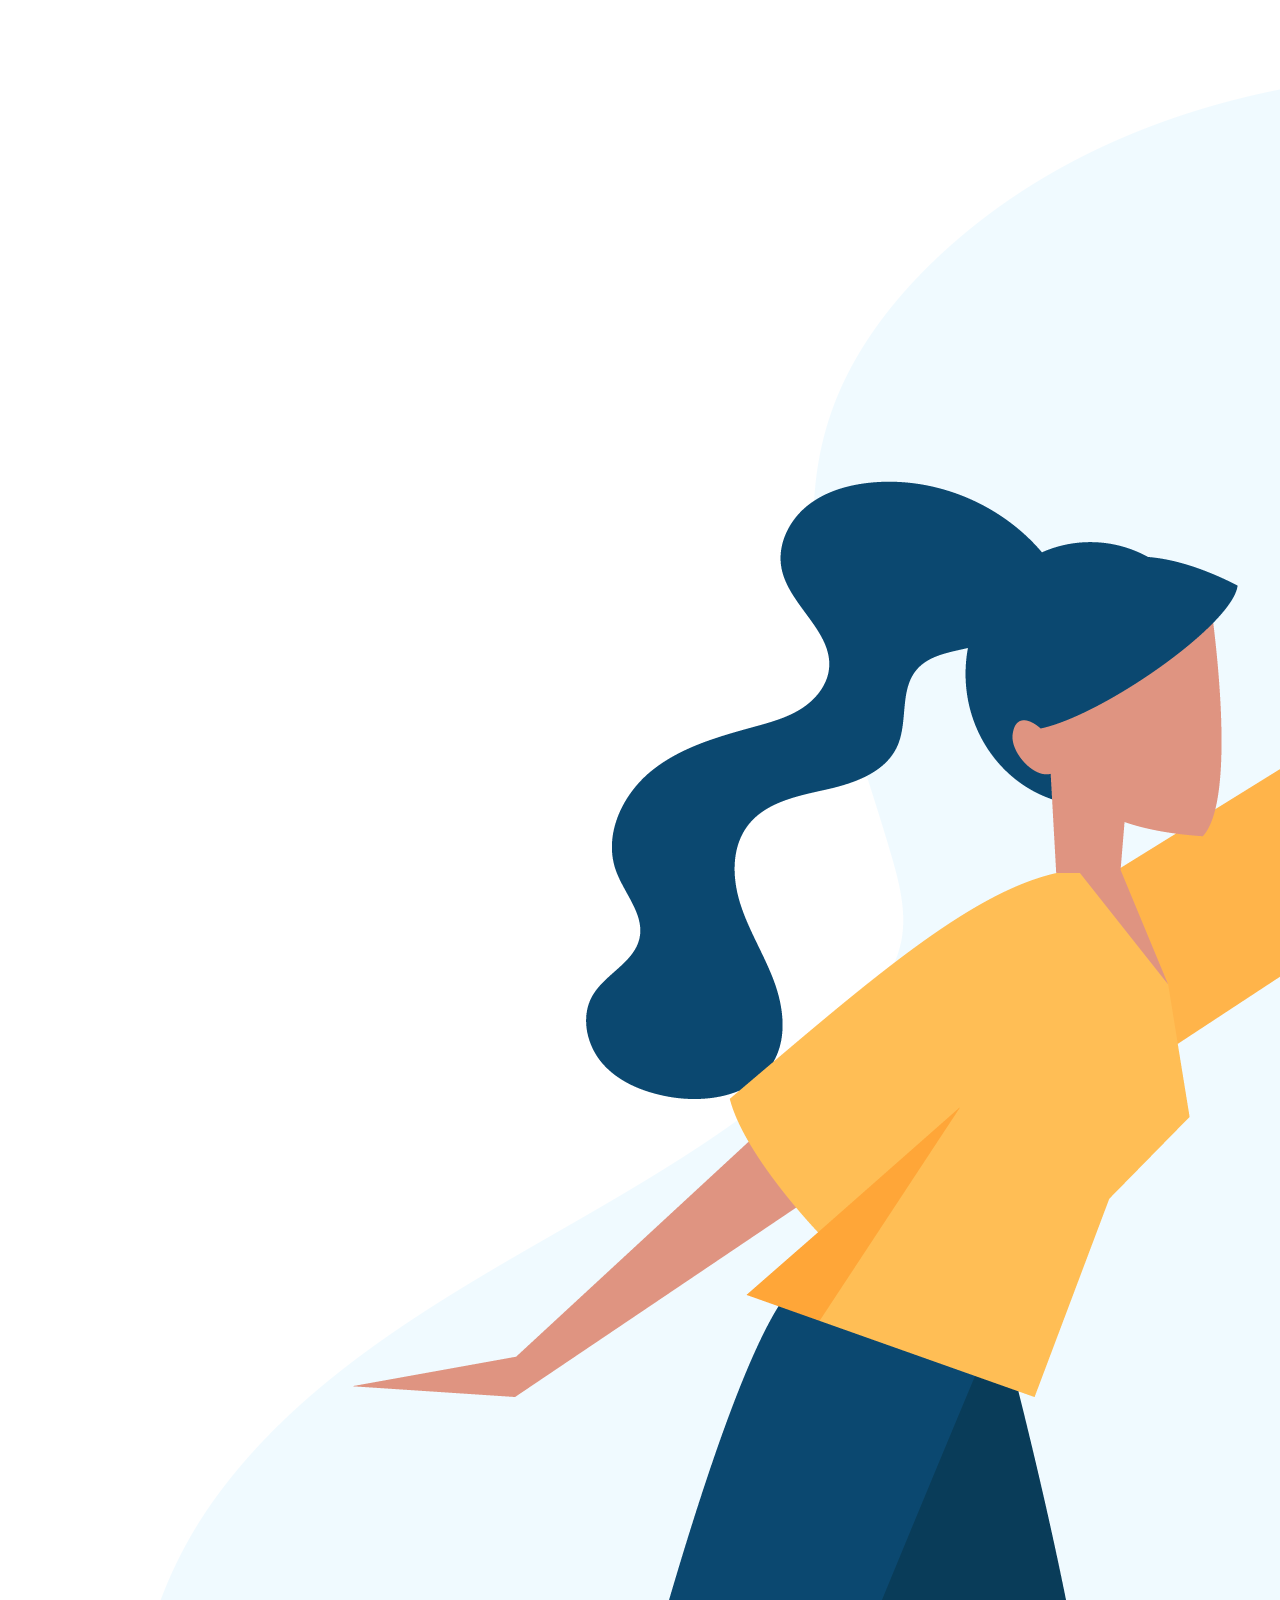
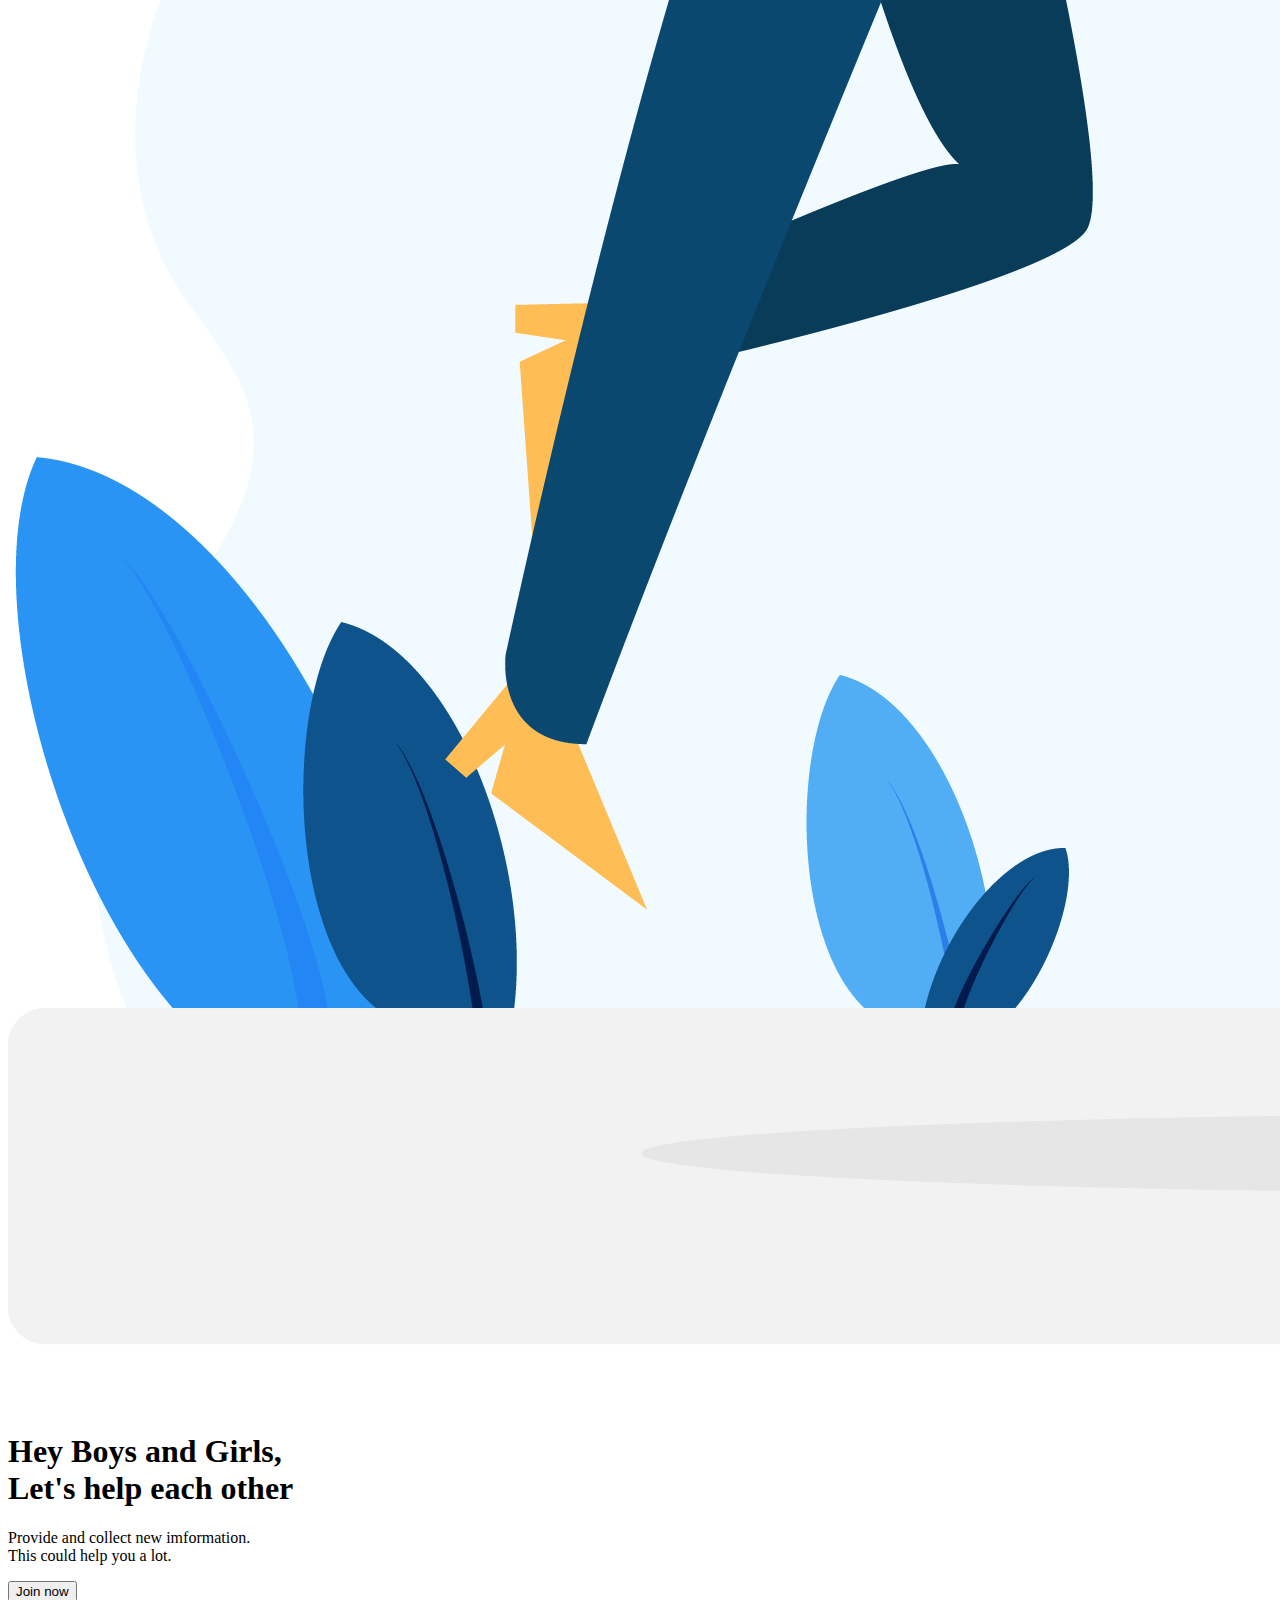
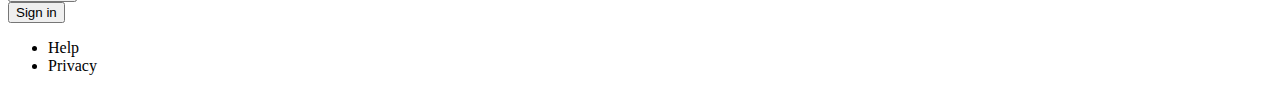
<file: index.html>
<!DOCTYPE html>
<html lang="en">
<head>
  <meta charset="UTF-8">
  <meta http-equiv="X-UA-Compatible" content="IE=edge">
  <meta name="viewport" content="width=device-width, initial-scale=1.0">
  <link rel="stylesheet" href="src/share.css">
  <link rel="stylesheet" href="style.css">
  <meta name="ImforMATE">
  <link rel="icon" href="">
  <title>InforMATE</title>
</head>
<body>
  <header></header>
  <main>
    <div>
      <img class="home__img" src="src/img/home_img.png" alt="InfoMATE">
    </div>
    <div class="intro">
      <h1>Hey Boys and Girls,<br/>Let's help each other</h1>
      <p>Provide and collect new imformation.<br/>This could help you a lot.</p>
    <div class="intro__button">
      <div>
      <button class="join">Join now</button>
      </div>
      <div>
      <button class="signin">Sign in</button>
      </div>
    </div><!--.intro__button-->
    </div><!--.main__intro-->
  </main>
  <footer>
    <ul class="footer">
      <li>Help</li>
      <li>Privacy</li>
    </ul><!--.footer-->
  </footer>
  <script src="main.js"></script>
</body>
</html>
</file>
<file: src/share.css>
/*==================for mobile========================*/
@media screen and (max-width: 40rem) {
  body {
    margin: 0;
  }
}
/*# sourceMappingURL=share.css.map */
</file>
<file: style.css>
/*==================for mobile========================*/
@media screen and (max-width: 40rem) {
  .home__img {
    margin-top: 20px;
    width: 100%;
  }
  .intro {
    margin: 0px 15px;
    position: relative;
    display: block;
  }
  .intro h1 {
    text-align: center;
    font-size: 25px;
    font-weight: bold;
  }
  .intro p {
    font-size: 16px;
    text-align: center;
    font-weight: lighter;
  }
  .intro__button {
    margin-top: 50px;
    text-align: center;
  }
  .intro__button .join {
    font-size: 17px;
    background-color: #07122a;
    color: #ffffff;
    outline: none;
    border: none;
    cursor: pointer;
    border-radius: 7px;
    width: 284px;
    height: 55px;
  }
  .intro__button .join:hover {
    opacity: 0.5;
  }
  .intro__button .signin {
    font-size: 17px;
    margin-top: 50px;
    color: #817f7f;
    background-color: transparent;
    outline: none;
    cursor: pointer;
    border: none;
  }
  .intro__button .signin:hover {
    color: #07122a;
  }
  .join-modal {
    position: fixed;
    top: 10%;
    margin: 10px;
    padding: 30px 25px;
    background-color: #ffffff;
    border-radius: 30px;
    z-index: 100;
    -webkit-transition: all 0.5s;
    transition: all 0.5s;
    -webkit-box-shadow: 0 0 10px #07122a7e;
            box-shadow: 0 0 10px #07122a7e;
  }
  .join-modal .btn-close-joinmodal {
    position: absolute;
    right: 25px;
    background: transparent;
    border: none;
    color: #bdbdbd;
    font-size: 30px;
  }
  .join-modal h3 {
    font-size: 25px;
    margin-bottom: 0;
  }
  .join-modal .joinus {
    font-size: 13px;
  }
  .join-modal .name--input {
    margin-top: 50px;
    margin-bottom: 35px;
  }
  .join-modal .name--input label {
    padding: 10px;
    font-size: 15px;
    border: 1px solid #07122a;
    border-radius: 50px;
  }
  .join-modal .name--input label .name {
    background: transparent;
    border: none;
    margin-left: 29px;
    outline: none;
    width: 198px;
  }
  .join-modal .email--input {
    margin-bottom: 35px;
  }
  .join-modal .email--input label {
    padding: 10px;
    font-size: 15px;
    border: 1px solid #07122a;
    border-radius: 50px;
  }
  .join-modal .email--input label .email {
    background: transparent;
    border: none;
    margin-left: 32px;
    outline: none;
    width: 198px;
  }
  .join-modal .email--input .exist {
    font-size: 10px;
    color: red;
  }
  .join-modal .password--input {
    position: relative;
    margin-bottom: 20px;
  }
  .join-modal .password--input label {
    padding: 10px;
    font-size: 15px;
    border: 1px solid #07122a;
    border-radius: 50px;
  }
  .join-modal .password--input label .password {
    background: transparent;
    border: none;
    outline: none;
    width: 198px;
  }
  .join-modal .password--input label .password__lock {
    position: absolute;
    top: 5px;
    right: 10px;
    background: transparent;
    border: none;
  }
  .join-modal .password--input .password__stricts {
    font-size: 10px;
  }
  .join-modal .confirm--input {
    margin-bottom: 20px;
  }
  .join-modal .confirm--input label {
    padding: 10px;
    font-size: 15px;
    border: 1px solid #07122a;
    border-radius: 50px;
  }
  .join-modal .confirm--input label .confirm {
    background: transparent;
    border: none;
    padding: 10px;
    outline: none;
    width: 260px;
  }
  .join-modal .confirm--input .notmatch {
    font-size: 10px;
    color: red;
  }
  .join-modal .signup {
    text-align: center;
    margin-bottom: 20px;
  }
  .join-modal .signup--btn {
    background-color: #07122a;
    border: none;
    color: #ffffff;
    padding: 10px;
    width: 200px;
    border-radius: 50px;
  }
  .join-modal .signup--btn:hover {
    opacity: 0.5;
  }
  .join-modal .border--join {
    border: transparent;
    height: 2px;
    background-color: #07122a;
  }
  .join-modal .modal-login {
    font-size: 10px;
    text-align: center;
  }
  .join-modal .modal-login .jump--login {
    color: #57a0e4;
  }
  .join-modal .modal-login .jump--login:hover {
    text-decoration: underline;
  }
  .signin-modal {
    position: fixed;
    top: 10%;
    margin: 10px;
    padding: 30px 25px;
    background-color: #ffffff;
    border-radius: 30px;
    z-index: 100;
    -webkit-transition: all 0.5s;
    transition: all 0.5s;
    -webkit-box-shadow: 0 0 10px #07122a7e;
            box-shadow: 0 0 10px #07122a7e;
  }
  .signin-modal .btn-close-signinmodal {
    position: absolute;
    right: 25px;
    background: transparent;
    border: none;
    color: #bdbdbd;
    font-size: 30px;
  }
  .signin-modal h3 {
    font-size: 25px;
    margin-bottom: 0;
  }
  .signin-modal .sign-in {
    font-size: 13px;
  }
  .signin-modal .sign-email {
    margin-top: 50px;
    margin-bottom: 35px;
  }
  .signin-modal .sign-email label {
    padding: 10px;
    font-size: 15px;
    border: 1px solid #07122a;
    border-radius: 50px;
  }
  .signin-modal .sign-email label .email-check {
    background: transparent;
    border: none;
    margin-left: 32px;
    outline: none;
    width: 198px;
  }
  .signin-modal .sign-password {
    position: relative;
    margin-bottom: 20px;
  }
  .signin-modal .sign-password label {
    padding: 10px;
    font-size: 15px;
    border: 1px solid #07122a;
    border-radius: 50px;
  }
  .signin-modal .sign-password label .password-check {
    background: transparent;
    border: none;
    outline: none;
    width: 198px;
  }
  .signin-modal .sign-password label .password-check__lock {
    position: absolute;
    top: 5px;
    right: 10px;
    background: transparent;
    border: none;
  }
  .signin-modal .sign-password .error {
    font-size: 10px;
    color: red;
  }
  .signin-modal .login {
    text-align: center;
    margin-bottom: 20px;
  }
  .signin-modal .login--btn {
    background-color: #07122a;
    border: none;
    color: #ffffff;
    padding: 10px;
    width: 200px;
    border-radius: 50px;
  }
  .signin-modal .login--btn:hover {
    opacity: 0.5;
  }
  .signin-modal .border--signin {
    border: transparent;
    height: 2px;
    background-color: #07122a;
  }
  .signin-modal .modal-signup {
    font-size: 10px;
    text-align: center;
  }
  .signin-modal .modal-signup .jump--signup {
    color: #57a0e4;
  }
  .signin-modal .modal-signup .jump--signup:hover {
    text-decoration: underline;
  }
  .hidden {
    visibility: hidden;
    opacity: 0;
  }
  .success {
    visibility: hidden;
    opacity: 0;
  }
  .correct {
    visibility: hidden;
    opacity: 0;
  }
  .hide {
    visibility: hidden;
    opacity: 0;
  }
  .overlay {
    position: fixed;
    top: 0;
    left: 0;
    width: 100%;
    height: 100%;
    background-color: rgba(12, 12, 39, 0.5);
    -webkit-backdrop-filter: blur(4px);
            backdrop-filter: blur(4px);
    z-index: 99;
    -webkit-transition: all 0.5s;
    transition: all 0.5s;
  }
  .welcome-back {
    text-align: center;
  }
  .welcome-back h2 {
    position: absolute;
    top: 25%;
    left: 50%;
    -webkit-transform: translate(-50%, -50%);
            transform: translate(-50%, -50%);
    width: 78%;
    z-index: 101;
    color: #ffffff;
  }
  .welcome-back img {
    position: absolute;
    top: 50%;
    left: 50%;
    -webkit-transform: translate(-50%, -50%);
            transform: translate(-50%, -50%);
    width: 100%;
    z-index: 100;
  }
  .footer {
    font-size: 12px;
    color: #bdbdbd;
    margin-top: 50px;
    display: -webkit-box;
    display: -ms-flexbox;
    display: flex;
    -webkit-box-pack: center;
        -ms-flex-pack: center;
            justify-content: center;
    gap: 10px;
    list-style: none;
    border-right: 1px solid #bdbdbd;
  }
  .footer li {
    padding-right: 10px;
    border-right: 1px solid #bdbdbd;
  }
  .footer li + li {
    border-right: 0;
  }
}
/*# sourceMappingURL=style.css.map */
</file>
